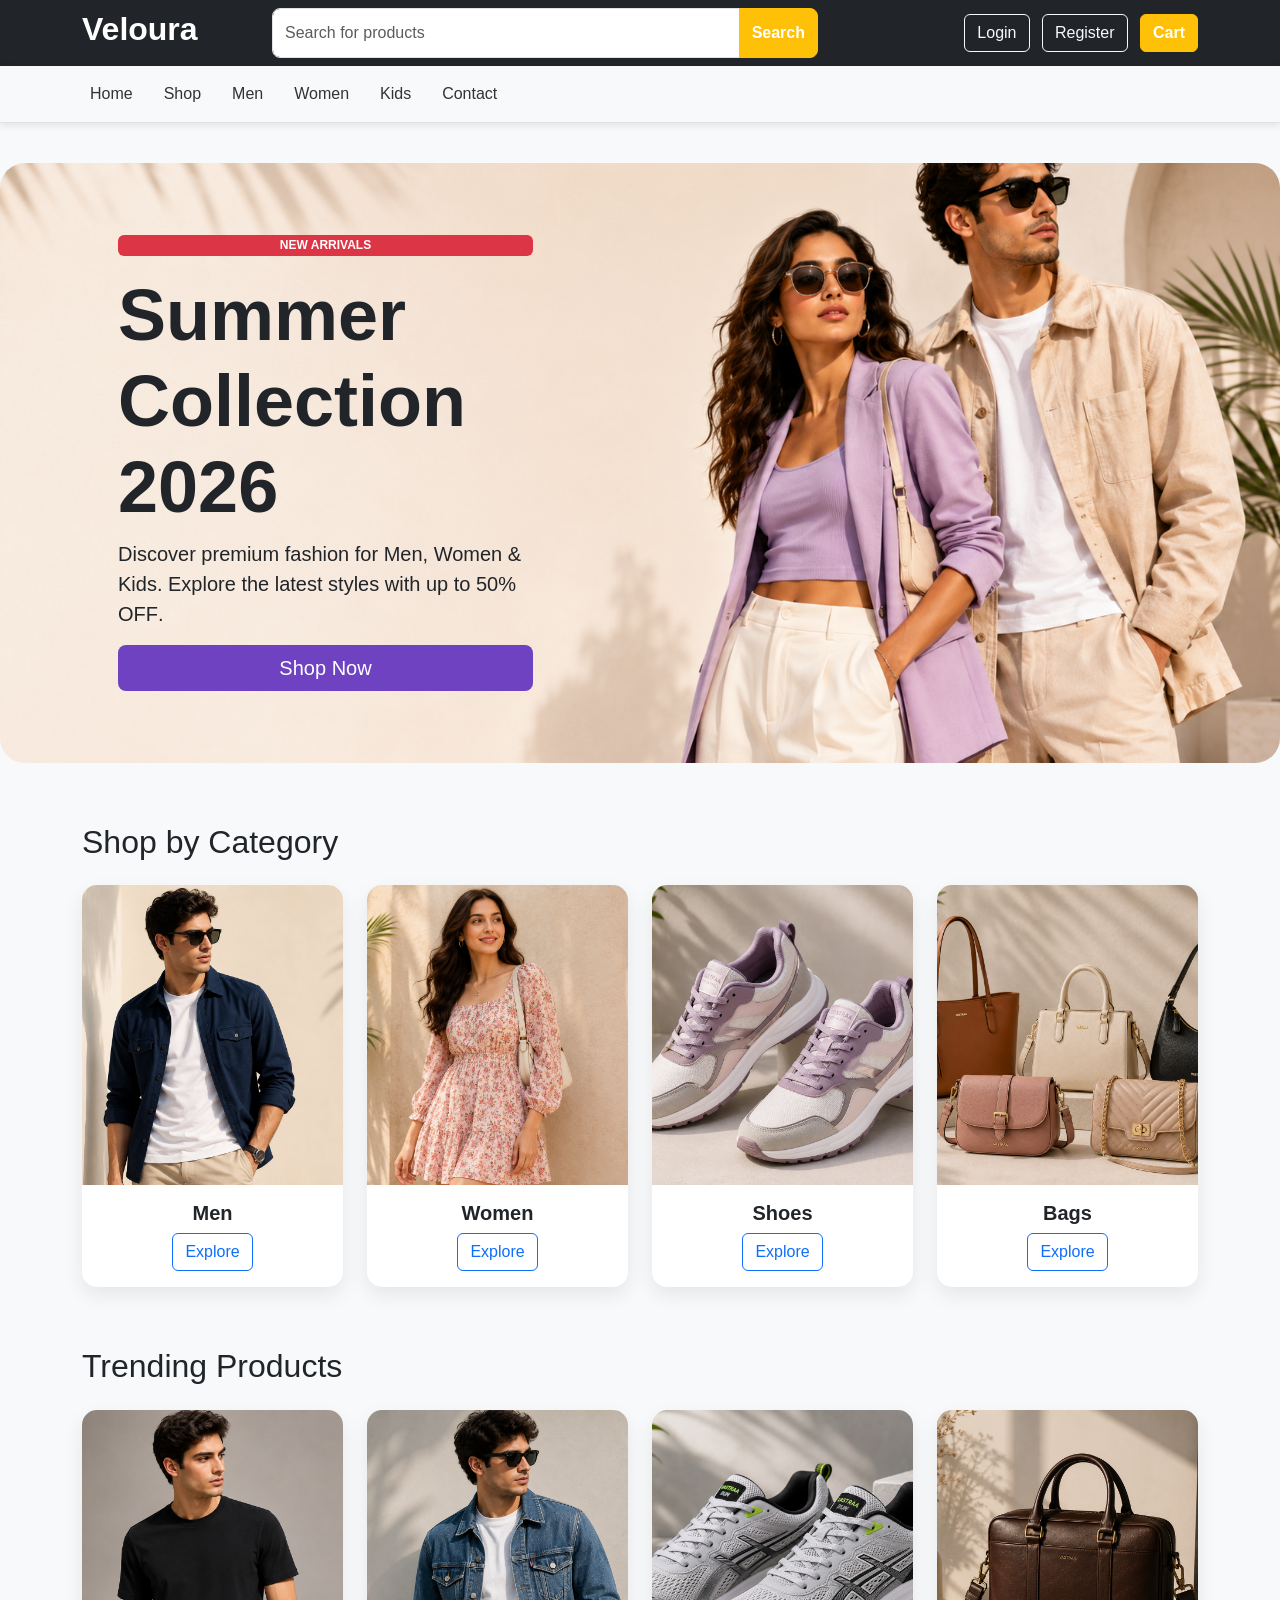
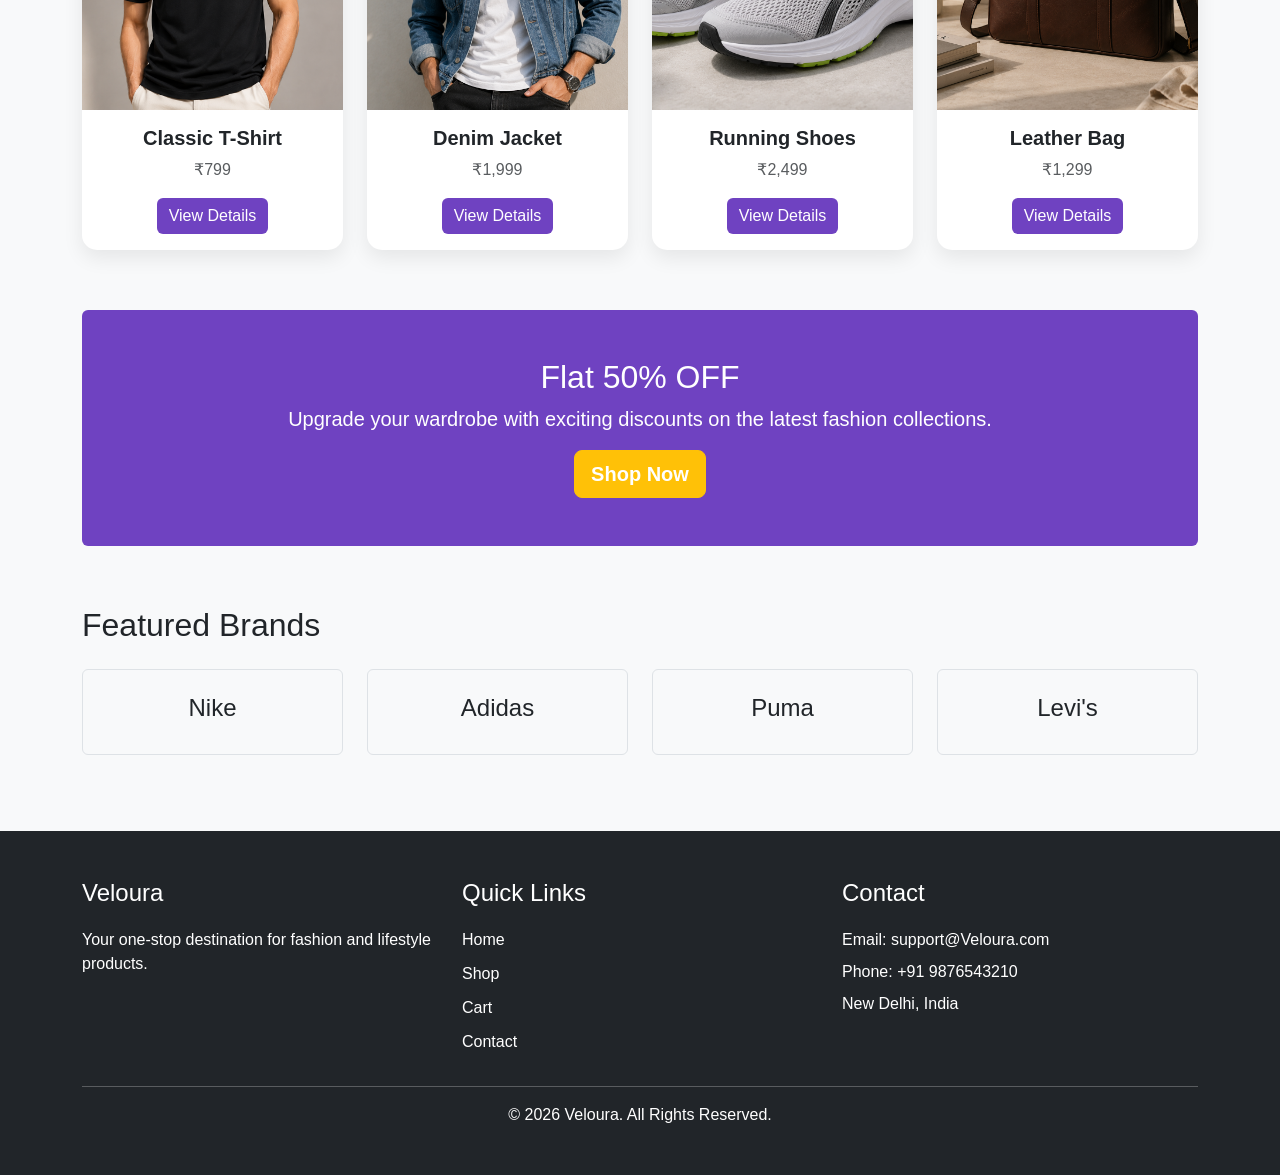
<file: index.html>
<!DOCTYPE html>
<html lang="en">
<head>
<meta charset="UTF-8">
<meta name="viewport" content="width=device-width, initial-scale=1.0">
<title>Veloura</title>
<link rel="stylesheet" href="css/bootstrap.min.css">
<link rel="stylesheet" href="css/style.css">
</head>
<body>
<div class="container-fluid bg-dark text-white py-2">
<div class="container">
<div class="row align-items-center">
<div class="col-md-2">
<h2 class="fw-bold">
Veloura
</h2>
</div>  
<div class="col-md-6">
<div class="input-group">
<input
type="search"
class="form-control"
placeholder="Search for products">
<button class="btn btn-warning">
Search
</button>
</div>
</div>
<div class="col-md-4 text-end">
<a href="login.html" class="btn btn-outline-light me-2">
Login
</a>
<a href="register.html" class="btn btn-outline-light me-2">
Register
</a>
<a href="cart.html" class="btn btn-warning">
Cart
</a>
</div>
</div>
</div>
</div>
<nav class="navbar navbar-expand bg-light border-bottom">
<div class="container">
<ul class="navbar-nav">
<li class="nav-item">
<a class="nav-link active" href="index.html">
Home
</a>
</li>
<li class="nav-item">
<a class="nav-link" href="products.html">
Shop
</a>
</li>
<li class="nav-item">
<a class="nav-link" href="#">
Men
</a>
</li>
<li class="nav-item">
<a class="nav-link" href="#">
Women
</a>
</li>
<li class="nav-item">
<a class="nav-link" href="#">
Kids
</a>
</li>
<li class="nav-item">
<a class="nav-link" href="contact.html">
Contact
</a>
</li>
</ul>
</div>
</nav>
<section class="hero">
<div class="container">
<div class="row align-items-center">
<div class="col-lg-5 d-flex flex-column justify-content-center ps-5">
    <span class="badge bg-danger mb-3">
        NEW ARRIVALS
    </span>
    <h1 class="display-2 fw-bold">
        Summer Collection 2026
    </h1>
    <p class="lead">
        Discover premium fashion for Men, Women & Kids.
        Explore the latest styles with up to <strong>50% OFF</strong>.
    </p>
    <a href="products.html" class="btn btn-primary btn-lg px-4">
        Shop Now
    </a>
</div>
</div>
</div>
</section>
<section class="container mt-5">
<h2 class="mb-4">
Shop by Category
</h2>
<div class="row g-4">
<div class="col-md-3">
<div class="card">
<img
src="assets/men.png"
class="card-img-top"
alt="Men">
<div class="card-body text-center">
<h5>
Men
</h5>
<a href="products.html" class="btn btn-outline-primary">
Explore
</a>
</div>
</div>
</div>
<div class="col-md-3">
<div class="card">
<img
src="assets/women.png"
class="card-img-top"
alt="Women">
<div class="card-body text-center">
<h5>
Women
</h5>
<a href="products.html" class="btn btn-outline-primary">
Explore
</a>
</div>
</div>
</div>
<div class="col-md-3">
<div class="card">
<img
src="assets/shoes.png"
class="card-img-top"
alt="Shoes">
<div class="card-body text-center">
<h5>
Shoes
</h5>
<a href="products.html" class="btn btn-outline-primary">
Explore
</a>
</div>
</div>
</div>
<div class="col-md-3">
<div class="card">
<img
src="assets/bags.png"
class="card-img-top"
alt="Bags">
<div class="card-body text-center">
<h5>
Bags
</h5>
<a href="products.html" class="btn btn-outline-primary">
Explore
</a>
</div>
</div>
</div>
</div>
</section>
<section class="container mt-5">
<h2 class="mb-4">
Trending Products
</h2>
<div class="row g-4">
<div class="col-md-3">
<div class="card h-100">
<img src="assets/t shirt.png" class="card-img-top" alt="Product">
<div class="card-body text-center">
<h5>Classic T-Shirt</h5>
<p class="text-muted">
₹799
</p>
<a href="product.html" class="btn btn-primary">
View Details
</a>
</div>
</div>
</div>
<div class="col-md-3">
<div class="card h-100">
<img src="assets/denim.png" class="card-img-top" alt="Product">
<div class="card-body text-center">
<h5>Denim Jacket</h5>
<p class="text-muted">
₹1,999
</p>
<a href="product.html" class="btn btn-primary">
View Details
</a>
</div>
</div>
</div>
<div class="col-md-3">
<div class="card h-100">
<img src="assets/running shoes.png" class="card-img-top" alt="Product">
<div class="card-body text-center">
<h5>Running Shoes</h5>
<p class="text-muted">
₹2,499
</p>
<a href="product.html" class="btn btn-primary">
View Details
</a>
</div>
</div>
</div>
<div class="col-md-3">
<div class="card h-100">
<img src="assets/leather bag.png" class="card-img-top" alt="Product">
<div class="card-body text-center">
<h5>Leather Bag</h5>
<p class="text-muted">
₹1,299
</p>
<a href="products.html" class="btn btn-primary">
View Details
</a>
</div>
</div>
</div>
</div>
</section>
<section class="container mt-5">
<div class="bg-primary text-white rounded p-5 text-center">
<h2>
Flat 50% OFF
</h2>
<p class="lead">
Upgrade your wardrobe with exciting discounts on the latest fashion collections.
</p>
<a href="products.html" class="btn btn-warning btn-lg">
Shop Now
</a>
</div>
</section>
<section class="container mt-5">
<h2 class="mb-4">
Featured Brands
</h2>
<div class="row text-center">
<div class="col-md-3 mb-3">
<div class="border rounded p-4">
<h4>Nike</h4>
</div>
</div>
<div class="col-md-3 mb-3">
<div class="border rounded p-4">
<h4>Adidas</h4>
</div>
</div>
<div class="col-md-3 mb-3">
<div class="border rounded p-4">
<h4>Puma</h4>
</div>
</div>
<div class="col-md-3 mb-3">
<div class="border rounded p-4">
<h4>Levi's</h4>
</div>
</div>
</div>
</section>
<footer class="bg-dark text-white mt-5">
<div class="container py-5">
<div class="row">
<div class="col-md-4">
<h4>Veloura</h4>
<p>
Your one-stop destination for fashion and lifestyle products.
</p>
</div>
<div class="col-md-4">
<h4>Quick Links</h4>
<ul class="list-unstyled">
<li><a href="index.html" class="text-white text-decoration-none">Home</a></li>
<li><a href="products.html" class="text-white text-decoration-none">Shop</a></li>
<li><a href="cart.html" class="text-white text-decoration-none">Cart</a></li>
<li><a href="contact.html" class="text-white text-decoration-none">Contact</a></li>
</ul>
</div>
<div class="col-md-4">
<h4>Contact</h4>
<p>Email: support@Veloura.com</p>
<p>Phone: +91 9876543210</p>
<p>New Delhi, India</p>
</div>
</div>
<hr>
<p class="text-center mb-0">
© 2026 Veloura. All Rights Reserved.
</p>
</div>
</footer>
</body>
</html>
</file>
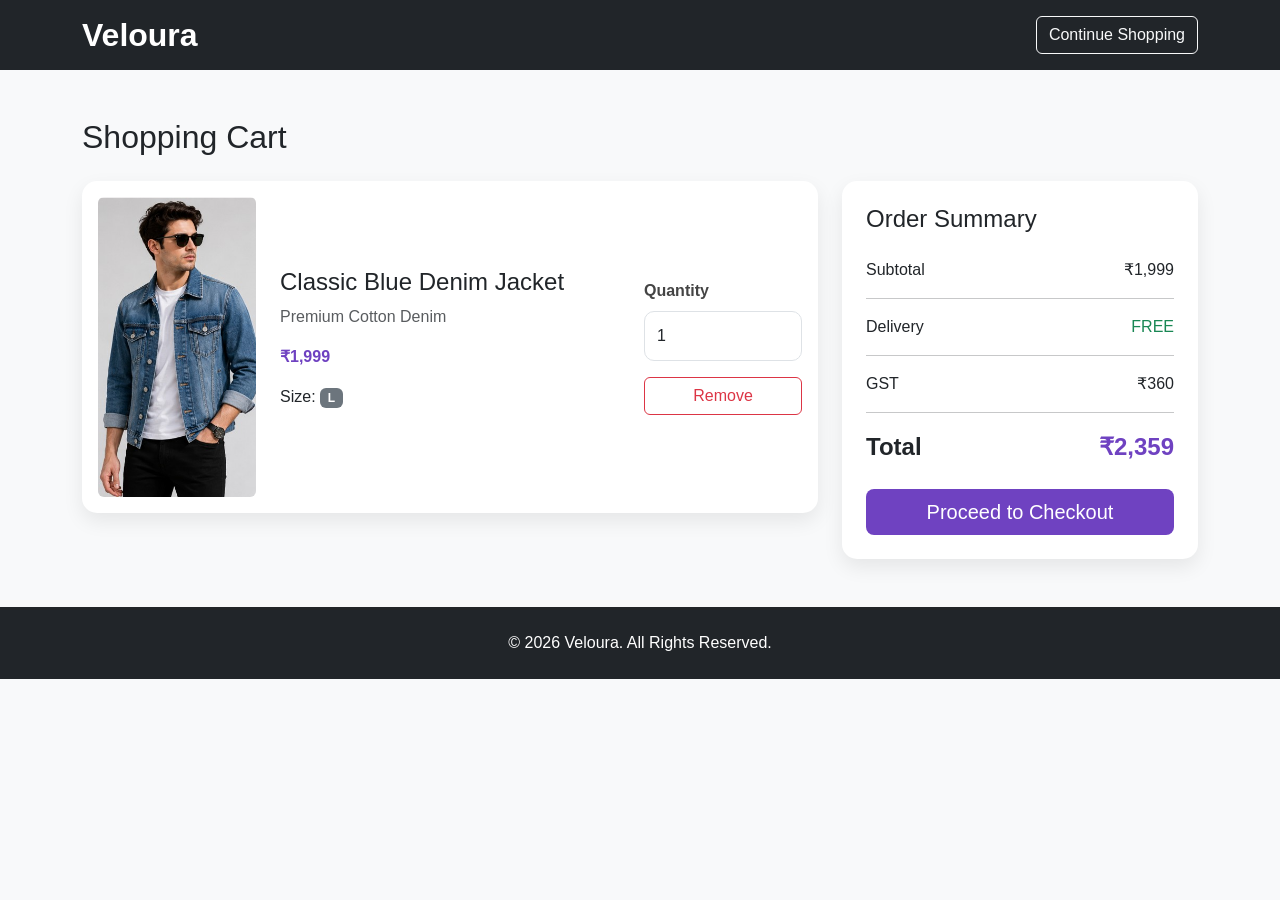
<file: cart.html>
<!DOCTYPE html>
<html lang="en">
<head>
<meta charset="UTF-8">
<meta name="viewport" content="width=device-width, initial-scale=1.0">
<title>Cart | Veloura</title>
<link rel="stylesheet" href="css/bootstrap.min.css">
<link rel="stylesheet" href="css/style.css">
</head>
<body>
<div class="container-fluid bg-dark text-white py-3">
<div class="container d-flex justify-content-between align-items-center">
<h2 class="fw-bold mb-0">
Veloura
</h2>
<a href="index.html" class="btn btn-outline-light">
Continue Shopping
</a>
</div>
</div>
<div class="container my-5">
<h2 class="mb-4">
Shopping Cart
</h2>
<div class="row">
<div class="col-lg-8">
<div class="card p-3 mb-4">
<div class="row align-items-center">
<div class="col-md-3">
<img src="assets/jacket-main.jpg"
class="img-fluid rounded"
alt="Denim Jacket">
</div>
<div class="col-md-6">
<h4>
Classic Blue Denim Jacket
</h4>
<p class="text-muted">
Premium Cotton Denim
</p>
<p class="fw-bold text-primary">
₹1,999
</p>
<p>
Size:
<span class="badge bg-secondary">
L
</span>
</p>
</div>
<div class="col-md-3">
<label class="form-label">
Quantity
</label>
<input
type="number"
class="form-control mb-3"
value="1"
min="1">
<a href="#" class="btn btn-outline-danger w-100">
Remove
</a>
</div>
</div>
</div>
</div>
<div class="col-lg-4">
<div class="card p-4">
<h4 class="mb-4">
Order Summary
</h4>
<div class="d-flex justify-content-between">
<span>
Subtotal
</span>
<span>
₹1,999
</span>
</div>
<hr>
<div class="d-flex justify-content-between">
<span>
Delivery
</span>
<span class="text-success">
FREE
</span>
</div>
<hr>
<div class="d-flex justify-content-between">
<span>
GST
</span>
<span>
₹360
</span>
</div>
<hr>
<div class="d-flex justify-content-between fw-bold fs-4">
<span>
Total
</span>
<span class="text-primary">
₹2,359
</span>
</div>
<a href="checkout.html"
class="btn btn-primary btn-lg w-100 mt-4">
Proceed to Checkout
</a>
</div>
</div>
</div>
</div>
<footer class="bg-dark text-white mt-5">
<div class="container py-4 text-center">
<p class="mb-0">
© 2026 Veloura. All Rights Reserved.
</p>
</div>
</footer>
</body>
</html>
</file>
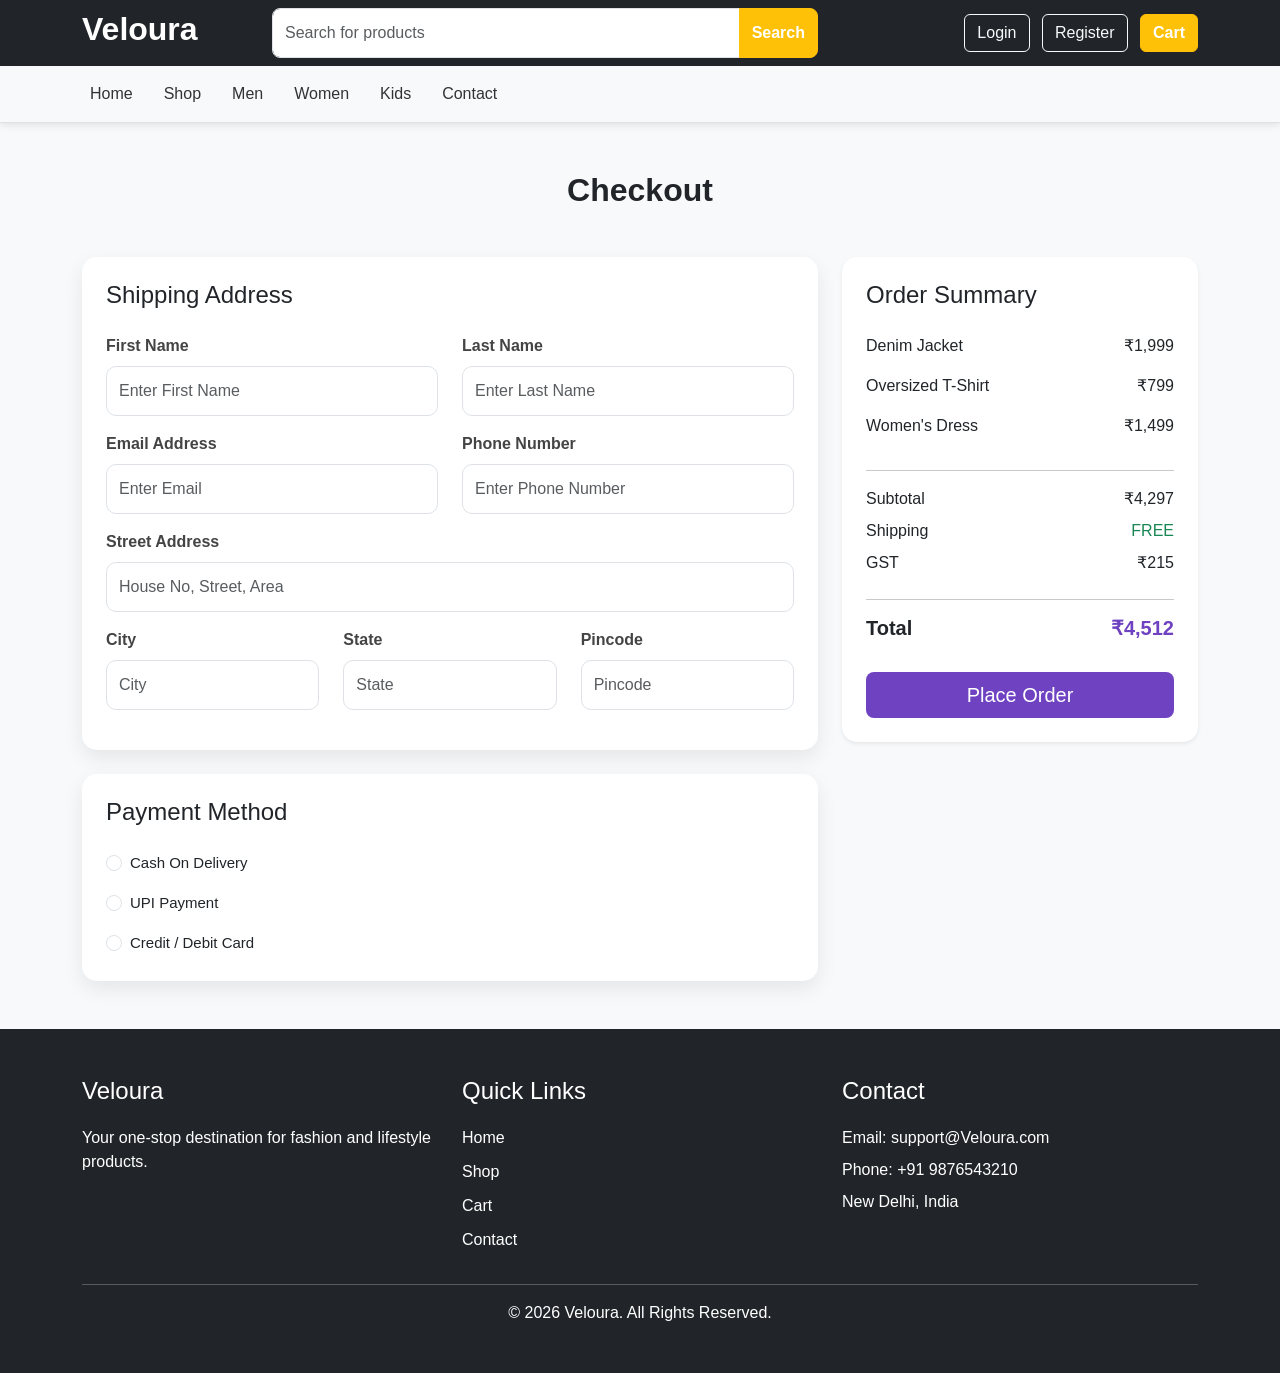
<file: checkout.html>
<!DOCTYPE html>
<html lang="en">
<head>
<meta charset="UTF-8">
<meta name="viewport" content="width=device-width, initial-scale=1.0">
<title>Checkout | Veloura</title>
<link rel="stylesheet" href="css/bootstrap.min.css">
<link rel="stylesheet" href="css/style.css">
</head>
<body>
<div class="container-fluid bg-dark text-white py-2">
<div class="container">
<div class="row align-items-center">
<div class="col-md-2">
<h2 class="fw-bold">
Veloura
</h2>
</div>
<div class="col-md-6">
<div class="input-group">
<input
type="search"
class="form-control"
placeholder="Search for products">
<button class="btn btn-warning">
Search
</button>
</div>
</div>
<div class="col-md-4 text-end">
<a href="login.html" class="btn btn-outline-light me-2">
Login
</a>
<a href="register.html" class="btn btn-outline-light me-2">
Register
</a>
<a href="cart.html" class="btn btn-warning">
Cart
</a>
</div>
</div>
</div>
</div>
<nav class="navbar navbar-expand bg-light border-bottom">
<div class="container">
<ul class="navbar-nav">
<li class="nav-item">
<a class="nav-link" href="index.html">
Home
</a>
</li>
<li class="nav-item">
<a class="nav-link" href="shop.html">
Shop
</a>
</li>
<li class="nav-item">
<a class="nav-link" href="#">
Men
</a>
</li>
<li class="nav-item">
<a class="nav-link" href="#">
Women
</a>
</li>
<li class="nav-item">
<a class="nav-link" href="#">
Kids
</a>
</li>
<li class="nav-item">
<a class="nav-link" href="contact.html">
Contact
</a>
</li>
</ul>
</div>
</nav>
<section class="container my-5">
<h2 class="fw-bold mb-5 text-center">
Checkout
</h2>
<div class="row">
<div class="col-lg-8">
<div class="card p-4 mb-4">
<h4 class="mb-4">
Shipping Address
</h4>
<div class="row">
<div class="col-md-6 mb-3">
<label class="form-label">
First Name
</label>
<input
type="text"
class="form-control"
placeholder="Enter First Name">
</div>
<div class="col-md-6 mb-3">
<label class="form-label">
Last Name
</label>
<input
type="text"
class="form-control"
placeholder="Enter Last Name">
</div>
<div class="col-md-6 mb-3">
<label class="form-label">
Email Address
</label>
<input
type="email"
class="form-control"
placeholder="Enter Email">
</div>
<div class="col-md-6 mb-3">
<label class="form-label">
Phone Number
</label>
<input
type="text"
class="form-control"
placeholder="Enter Phone Number">
</div>
<div class="col-12 mb-3">
<label class="form-label">
Street Address
</label>
<input
type="text"
class="form-control"
placeholder="House No, Street, Area">
</div>
<div class="col-md-4 mb-3">
<label class="form-label">
City
</label>
<input
type="text"
class="form-control"
placeholder="City">
</div>
<div class="col-md-4 mb-3">
<label class="form-label">
State
</label>
<input
type="text"
class="form-control"
placeholder="State">
</div>
<div class="col-md-4 mb-3">
<label class="form-label">
Pincode
</label>
<input
type="text"
class="form-control"
placeholder="Pincode">
</div>
</div>
</div>
<div class="card p-4">
<h4 class="mb-4">
Payment Method
</h4>
<div class="form-check mb-3">
<input
class="form-check-input"
type="radio"
name="payment">
<label class="form-check-label">
Cash On Delivery
</label>
</div>
<div class="form-check mb-3">
<input
class="form-check-input"
type="radio"
name="payment">
<label class="form-check-label">
UPI Payment
</label>
</div>
<div class="form-check">
<input
class="form-check-input"
type="radio"
name="payment">
<label class="form-check-label">
Credit / Debit Card
</label>
</div>
</div>
</div>
<div class="col-lg-4">
<div class="card p-4 shadow-sm">
<h4 class="mb-4">
Order Summary
</h4>
<div class="d-flex justify-content-between mb-3">
<span>
Denim Jacket
</span>
<span>
₹1,999
</span>
</div>
<div class="d-flex justify-content-between mb-3">
<span>
Oversized T-Shirt
</span>
<span>
₹799
</span>
</div>
<div class="d-flex justify-content-between mb-3">
<span>
Women's Dress
</span>
<span>
₹1,499
</span>
</div>
<hr>
<div class="d-flex justify-content-between mb-2">
<span>
Subtotal
</span>
<span>
₹4,297
</span>
</div>
<div class="d-flex justify-content-between mb-2">
<span>
Shipping
</span>
<span class="text-success">
FREE
</span>
</div>
<div class="d-flex justify-content-between mb-2">
<span>
GST
</span>
<span>
₹215
</span>
</div>
<hr>
<div class="d-flex justify-content-between mb-4">
<h5 class="fw-bold">
Total
</h5>
<h5 class="fw-bold text-primary">
₹4,512
</h5>
</div>
<a
href="index.html"
class="btn btn-primary btn-lg w-100">
Place Order
</a>
</div>
</div>
</div>
</section>
<footer class="bg-dark text-white mt-5">
<div class="container py-5">
<div class="row">
<div class="col-md-4">
<h4>
Veloura
</h4>
<p>
Your one-stop destination for fashion and lifestyle products.
</p>
</div>
<div class="col-md-4">
<h4>
Quick Links
</h4>
<ul class="list-unstyled">
<li>
<a
href="index.html"
class="text-white text-decoration-none">
Home
</a>
</li>
<li>
<a
href="products.html"
class="text-white text-decoration-none">
Shop
</a>
</li>
<li>
<a
href="cart.html"
class="text-white text-decoration-none">
Cart
</a>
</li>
<li>
<a
href="contact.html"
class="text-white text-decoration-none">
Contact
</a>
</li>
</ul>
</div>
<div class="col-md-4">
<h4>
Contact
</h4>
<p>
Email: support@Veloura.com
</p>
<p>
Phone: +91 9876543210
</p>
<p>
New Delhi, India
</p>
</div>
</div>
<hr>
<p class="text-center mb-0">
© 2026 Veloura. All Rights Reserved.
</p>
</div>
</footer>
</body>
</html>
</file>
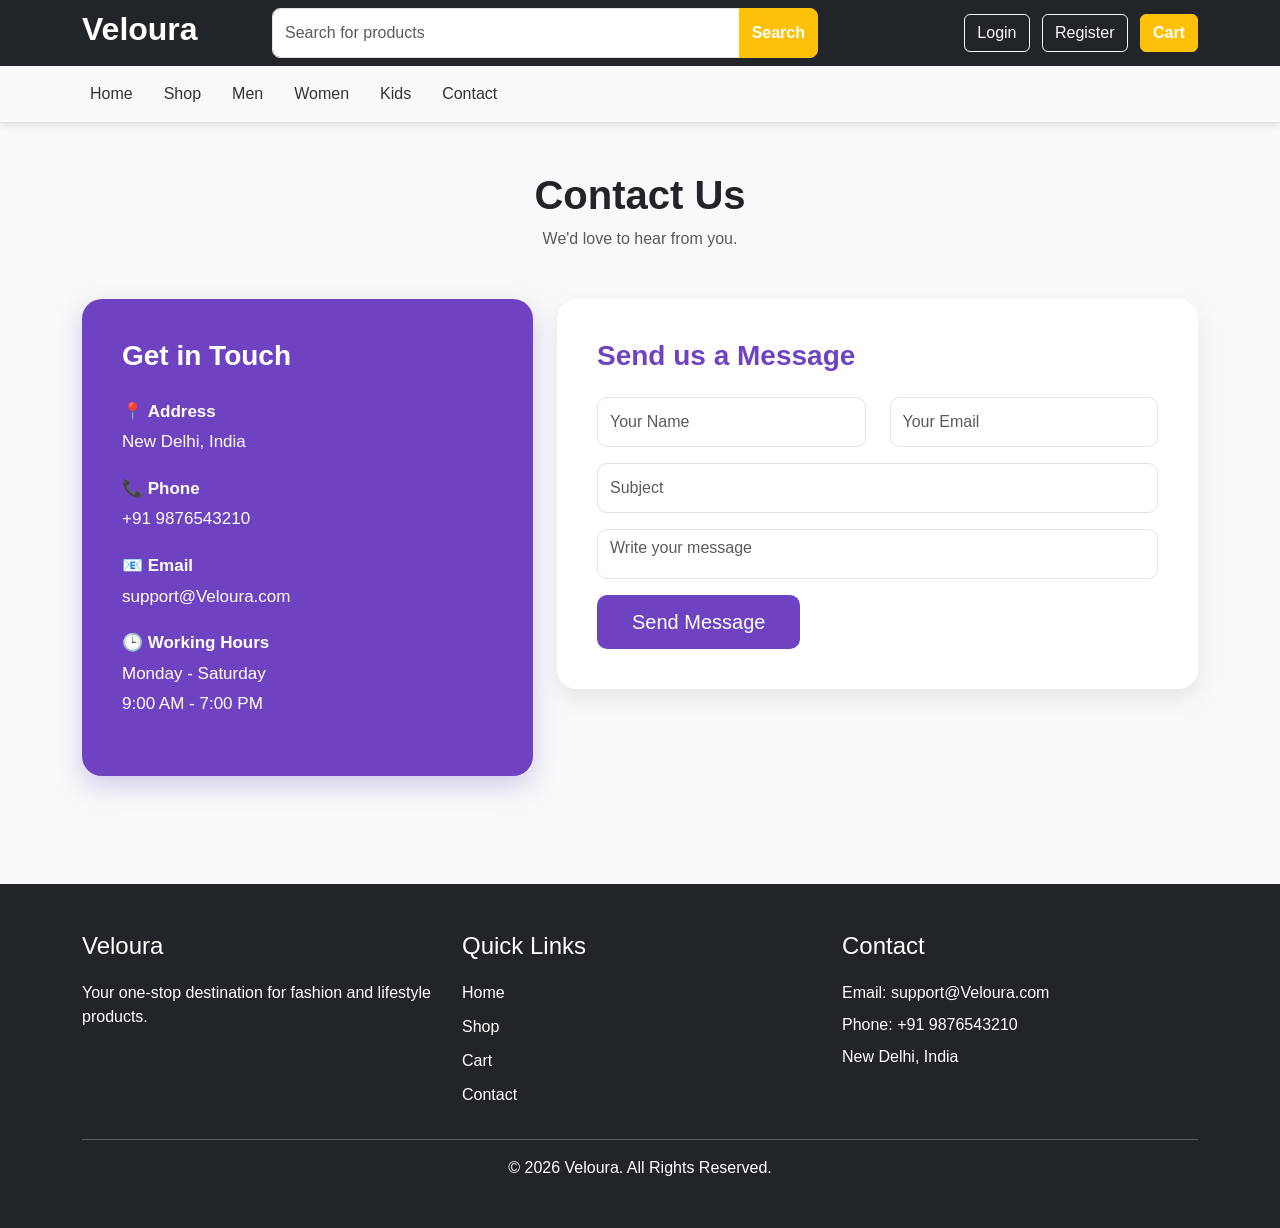
<file: contact.html>
<!DOCTYPE html>
<html lang="en">
<head>
<meta charset="UTF-8">
<meta name="viewport" content="width=device-width, initial-scale=1.0">
<title>Contact | Veloura</title>
<link rel="stylesheet" href="css/bootstrap.min.css">
<link rel="stylesheet" href="css/style.css">
</head>
<body>
<div class="container-fluid bg-dark text-white py-2">
<div class="container">
<div class="row align-items-center">
<div class="col-md-2">
<h2 class="fw-bold">
Veloura
</h2>
</div>
<div class="col-md-6">
<div class="input-group">
<input
type="search"
class="form-control"
placeholder="Search for products">
<button class="btn btn-warning">
Search
</button>
</div>
</div>
<div class="col-md-4 text-end">
<a href="login.html" class="btn btn-outline-light me-2">
Login
</a>
<a href="register.html" class="btn btn-outline-light me-2">
Register
</a>
<a href="cart.html" class="btn btn-warning">
Cart
</a>
</div>
</div>
</div>
</div>
<nav class="navbar navbar-expand bg-light border-bottom">
<div class="container">
<ul class="navbar-nav">
<li class="nav-item">
<a class="nav-link" href="index.html">Home</a>
</li>
<li class="nav-item">
<a class="nav-link" href="products.html">Shop</a>
</li>
<li class="nav-item">
<a class="nav-link" href="#">Men</a>
</li>
<li class="nav-item">
<a class="nav-link" href="#">Women</a>
</li>
<li class="nav-item">
<a class="nav-link" href="#">Kids</a>
</li>
<li class="nav-item">
<a class="nav-link active" href="contact.html">Contact</a>
</li>
</ul>
</div>
</nav>
<section class="container py-5">
<div class="text-center mb-5">
<h1 class="fw-bold">
Contact Us
</h1>
<p class="text-muted">
We'd love to hear from you.
</p>
</div>
<div class="row">
<div class="col-lg-5">
<div class="contact-info">
<h3 class="mb-4">
Get in Touch
</h3>
<p>
📍 <strong>Address</strong><br>
New Delhi, India
</p>
<p>
📞 <strong>Phone</strong><br>
+91 9876543210
</p>
<p>
📧 <strong>Email</strong><br>
support@Veloura.com
</p>
<p>
🕒 <strong>Working Hours</strong><br>
Monday - Saturday<br>
9:00 AM - 7:00 PM
</p>
</div>
</div>
<div class="col-lg-7">
<div class="contact-form">
<h3 class="mb-4">
Send us a Message
</h3>
<form>
<div class="row">
<div class="col-md-6 mb-3">
<input
type="text"
class="form-control"
placeholder="Your Name">
</div>
<div class="col-md-6 mb-3">
<input
type="email"
class="form-control"
placeholder="Your Email">
</div>
</div>
<div class="mb-3">
<input
type="text"
class="form-control"
placeholder="Subject">
</div>
<div class="mb-3">
<textarea
class="form-control"
rows="6"
placeholder="Write your message"></textarea>
</div>
<button class="btn btn-primary btn-lg">
Send Message
</button>
</form>
</div>
</div>
</div>
</section>
<footer class="bg-dark text-white">
<div class="container py-5">
<div class="row">
<div class="col-md-4">
<h4>Veloura</h4>
<p>
Your one-stop destination for fashion and lifestyle products.
</p>
</div>
<div class="col-md-4">
<h4>Quick Links</h4>
<ul class="list-unstyled">
<li><a href="index.html" class="text-white text-decoration-none">Home</a></li>
<li><a href="products.html" class="text-white text-decoration-none">Shop</a></li>
<li><a href="cart.html" class="text-white text-decoration-none">Cart</a></li>
<li><a href="contact.html" class="text-white text-decoration-none">Contact</a></li>
</ul>
</div>
<div class="col-md-4">
<h4>Contact</h4>
<p>Email: support@Veloura.com</p>
<p>Phone: +91 9876543210</p>
<p>New Delhi, India</p>
</div>
</div>
<hr>
<p class="text-center mb-0">
© 2026 Veloura. All Rights Reserved.
</p>
</div>
</footer>
</body>
</html>
</file>
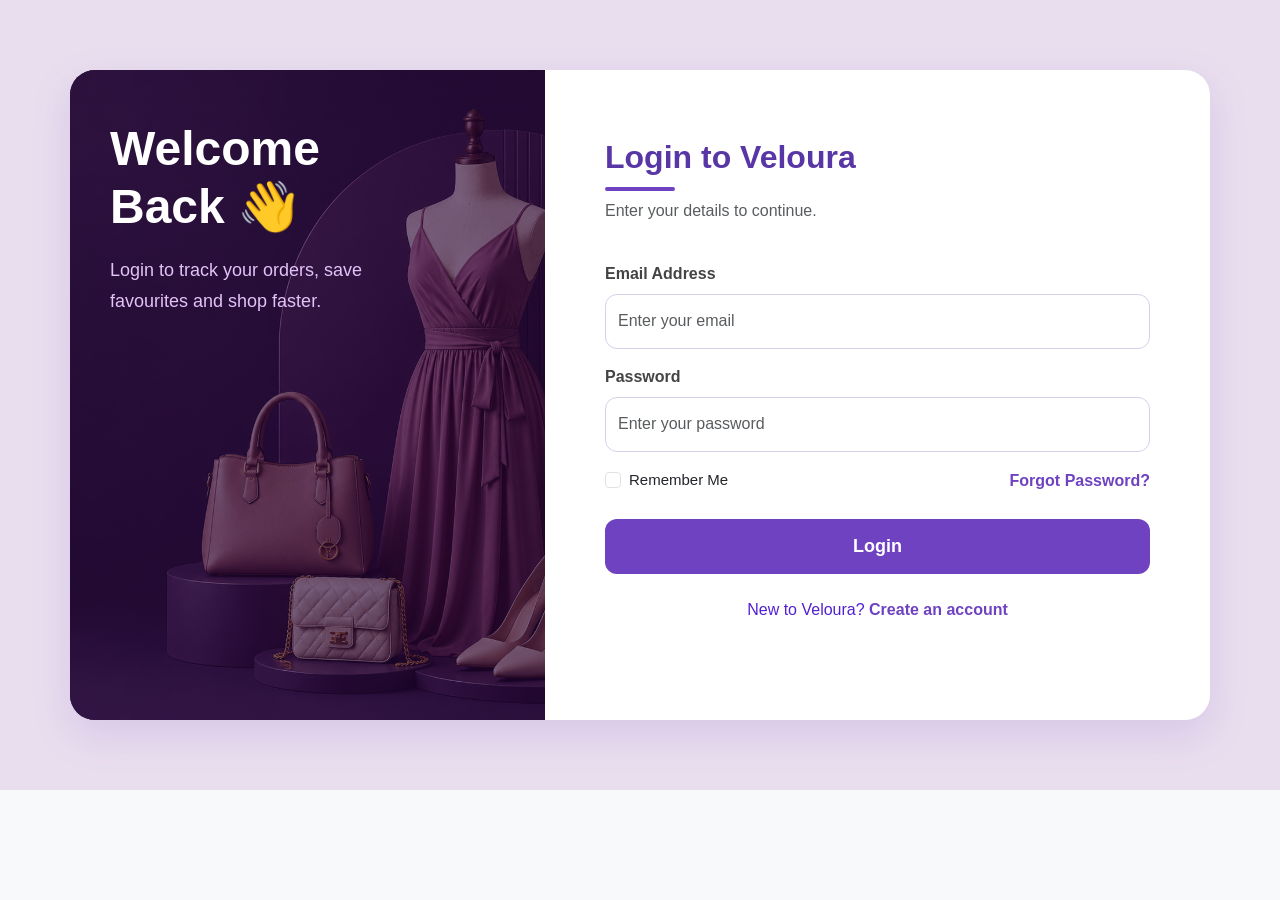
<file: login.html>
<!DOCTYPE html>
<html lang="en">
<head>
<meta charset="UTF-8">
<meta name="viewport" content="width=device-width, initial-scale=1.0">
<title>Login | Veloura</title>
<link rel="stylesheet" href="css/bootstrap.min.css">
<link rel="stylesheet" href="css/style.css">
</head>
<body>
<section class="login-section">
<div class="container">
<div class="row login-box">
<div class="col-lg-5 login-left">
<div class="overlay-content">
<h1>Welcome Back 👋</h1>
<p>
Login to track your orders, save favourites and shop faster.
</p>
</div>
</div>
<div class="col-lg-7 login-right">
<h2 class="fw-bold mb-2">
Login to Veloura
</h2>
<p class="text-muted mb-4">
Enter your details to continue.
</p>
<form>
<div class="mb-3">
<label class="form-label">
Email Address
</label>
<input
type="email"
class="form-control"
placeholder="Enter your email">
</div>
<div class="mb-3">
<label class="form-label">
Password
</label>
<input
type="password"
class="form-control"
placeholder="Enter your password">
</div>
<div class="d-flex justify-content-between align-items-center mb-4">
<div class="form-check">
<input
class="form-check-input"
type="checkbox"
id="remember">
<label
class="form-check-label"
for="remember">
Remember Me
</label>
</div>
<a href="#" class="text-decoration-none">
Forgot Password?
</a>
</div>
<button class="btn btn-login w-100">
Login
</button>
<p class="text-center mt-4">
New to Veloura?
<a href="register.html" class="text-decoration-none">
Create an account
</a>
</p>
</form>
</div>
</div>
</div>
</section>
</body>
</html>
</file>
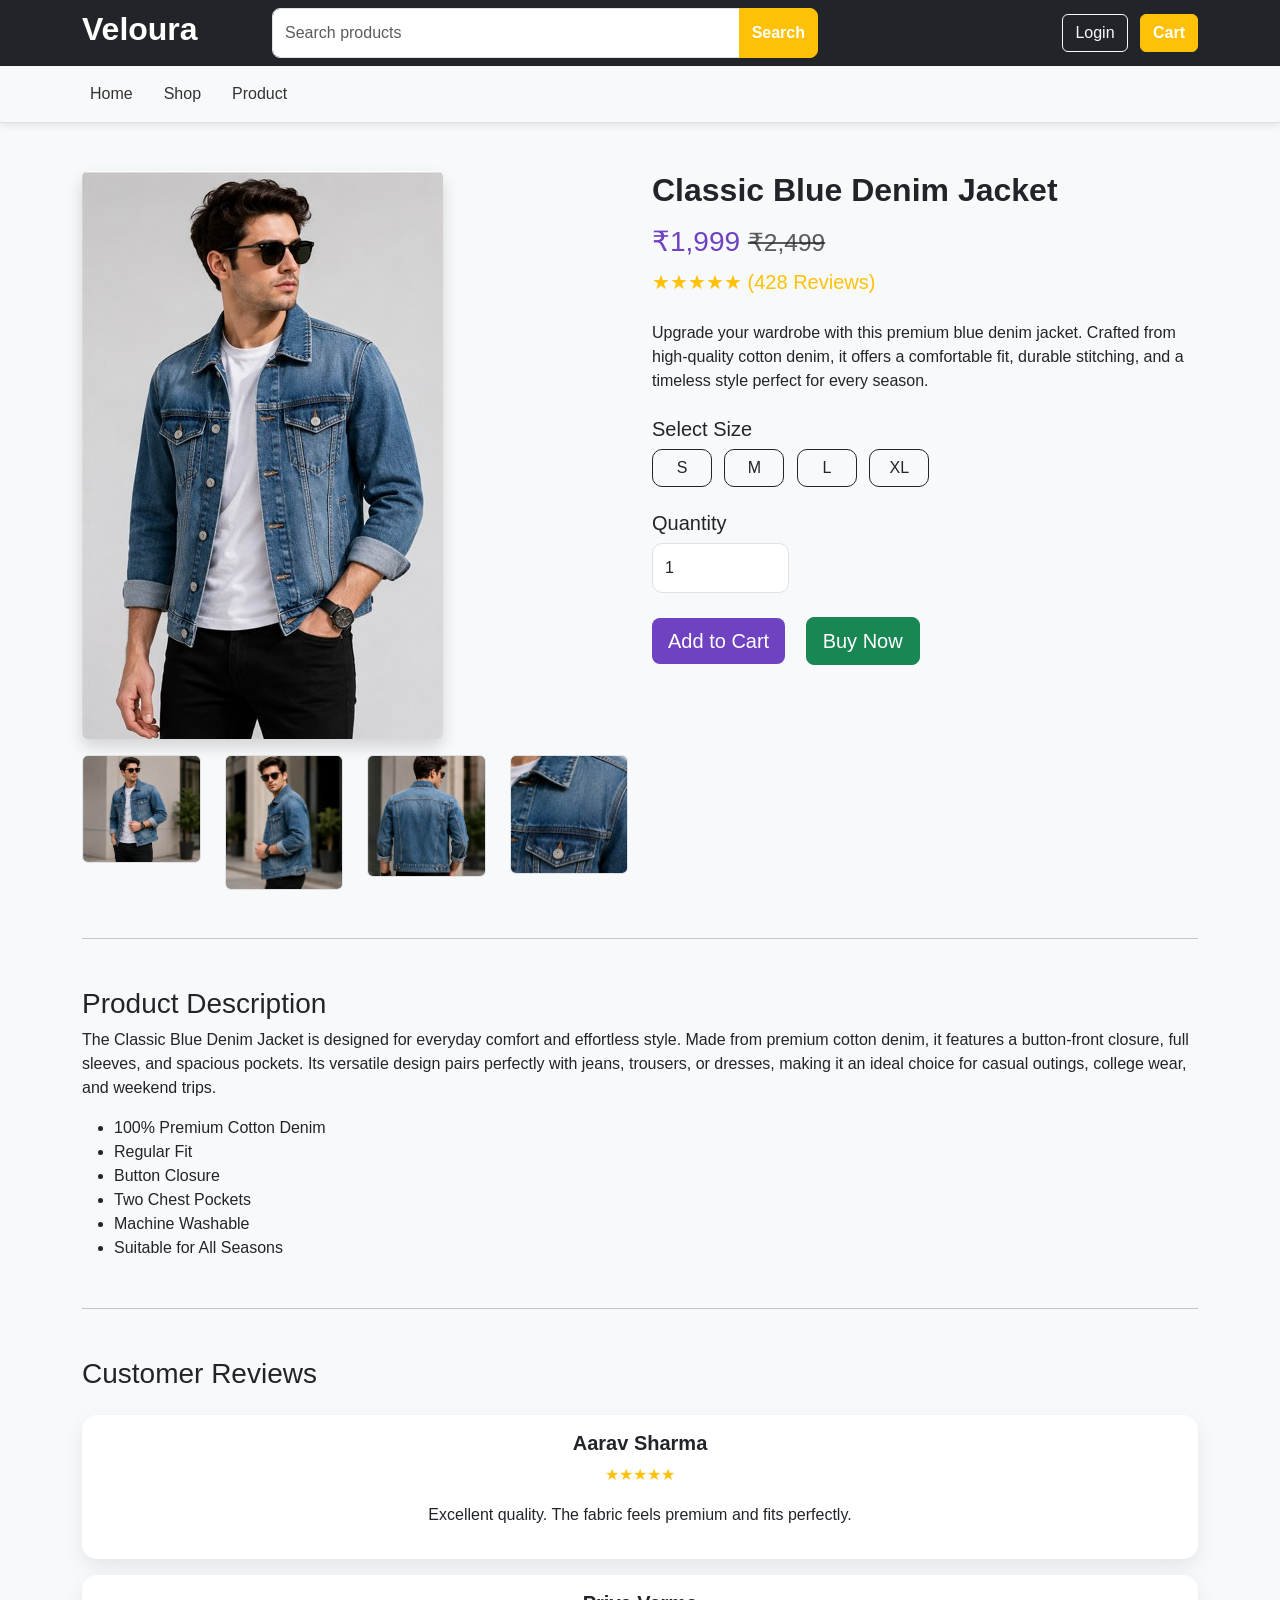
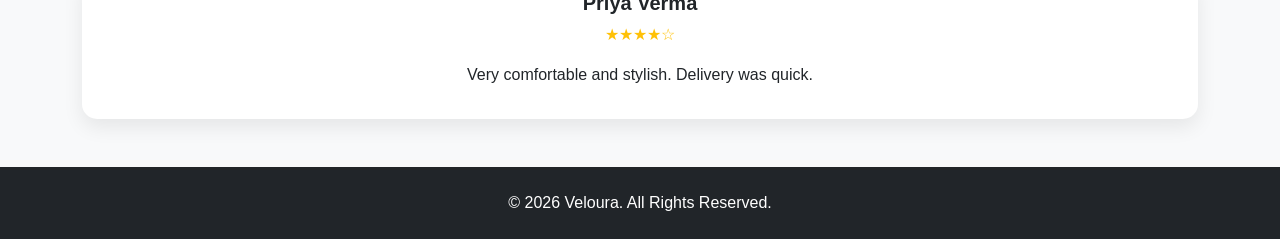
<file: product.html>
<!DOCTYPE html>
<html lang="en">
<head>
<meta charset="UTF-8">
<meta name="viewport" content="width=device-width, initial-scale=1.0">
<title>Product Details | Veloura</title>
<link rel="stylesheet" href="css/bootstrap.min.css">
<link rel="stylesheet" href="css/style.css">
</head>
<body>
<div class="container-fluid bg-dark text-white py-2">
<div class="container">
<div class="row align-items-center">
<div class="col-md-2">
<h2 class="fw-bold">Veloura</h2>
</div>
<div class="col-md-6">
<div class="input-group">
<input
type="search"
class="form-control"
placeholder="Search products">
<button class="btn btn-warning">
Search
</button>
</div>
</div>
<div class="col-md-4 text-end">
<a href="login.html" class="btn btn-outline-light me-2">
Login
</a>
<a href="cart.html" class="btn btn-warning">
Cart
</a>
</div>
</div>
</div>
</div>
<nav class="navbar navbar-expand-lg bg-light border-bottom">
<div class="container">
<ul class="navbar-nav">
<li class="nav-item">
<a class="nav-link" href="index.html">Home</a>
</li>
<li class="nav-item">
<a class="nav-link" href="shop.html">Shop</a>
</li>
<li class="nav-item">
<a class="nav-link active" href="product.html">
Product
</a>
</li>
</ul>
</div>
</nav>
<div class="container my-5">
<div class="row">
<div class="col-lg-6">
<img
src="assets/jacket-main.jpg"
class="img-fluid rounded shadow"
alt="Denim Jacket">
<div class="row mt-3">
<div class="col-3">
<img src="assets/jacket-model.jpg" class="img-fluid border rounded">
</div>
<div class="col-3">
<img src="assets/jacket-side.jpg" class="img-fluid border rounded">
</div>
<div class="col-3">
<img src="assets/jacket-back.jpg" class="img-fluid border rounded">
</div>
<div class="col-3">
<img src="assets/jacket-closeup.jpg" class="img-fluid border rounded">
</div>
</div>
</div>
<div class="col-lg-6">
<h2 class="fw-bold">
Classic Blue Denim Jacket
</h2>
<h3 class="text-primary mt-3">
₹1,999
<small class="text-decoration-line-through text-muted">
₹2,499
</small>
</h3>
<p class="text-warning fs-5">
★★★★★ (428 Reviews)
</p>
<p class="mt-4">
Upgrade your wardrobe with this premium blue denim jacket. Crafted from high-quality cotton denim, it offers a comfortable fit, durable stitching, and a timeless style perfect for every season.
</p>
<h5 class="mt-4">
Select Size
</h5>
<div class="mb-4">
<button class="btn btn-outline-dark me-2">
S
</button>
<button class="btn btn-outline-dark me-2">
M
</button>
<button class="btn btn-outline-dark me-2">
L
</button>
<button class="btn btn-outline-dark">
XL
</button>
</div>
<h5>
Quantity
</h5>
<input
type="number"
class="form-control w-25 mb-4"
value="1"
min="1">
<a href="cart.html" class="btn btn-primary btn-lg me-3">
Add to Cart
</a>
<a href="checkout.html" class="btn btn-success btn-lg">
Buy Now
</a>
</div>
</div>
<hr class="my-5">
<h3>
Product Description
</h3>
<p>
The Classic Blue Denim Jacket is designed for everyday comfort and effortless style. Made from premium cotton denim, it features a button-front closure, full sleeves, and spacious pockets. Its versatile design pairs perfectly with jeans, trousers, or dresses, making it an ideal choice for casual outings, college wear, and weekend trips.
</p>
<ul>
<li>100% Premium Cotton Denim</li>
<li>Regular Fit</li>
<li>Button Closure</li>
<li>Two Chest Pockets</li>
<li>Machine Washable</li>
<li>Suitable for All Seasons</li>
</ul>
<hr class="my-5">
<h3 class="mb-4">
Customer Reviews
</h3>
<div class="card mb-3">
<div class="card-body">
<h5>
Aarav Sharma
</h5>
<p class="text-warning">
★★★★★
</p>
<p>
Excellent quality. The fabric feels premium and fits perfectly.
</p>
</div>
</div>
<div class="card mb-3">
<div class="card-body">
<h5>
Priya Verma
</h5>
<p class="text-warning">
★★★★☆
</p>
<p>
Very comfortable and stylish. Delivery was quick.
</p>
</div>
</div>
</div>
<footer class="bg-dark text-white mt-5">
<div class="container py-4 text-center">
<p class="mb-0">
© 2026 Veloura. All Rights Reserved.
</p>
</div>
</footer>
</body>
</html>
</file>
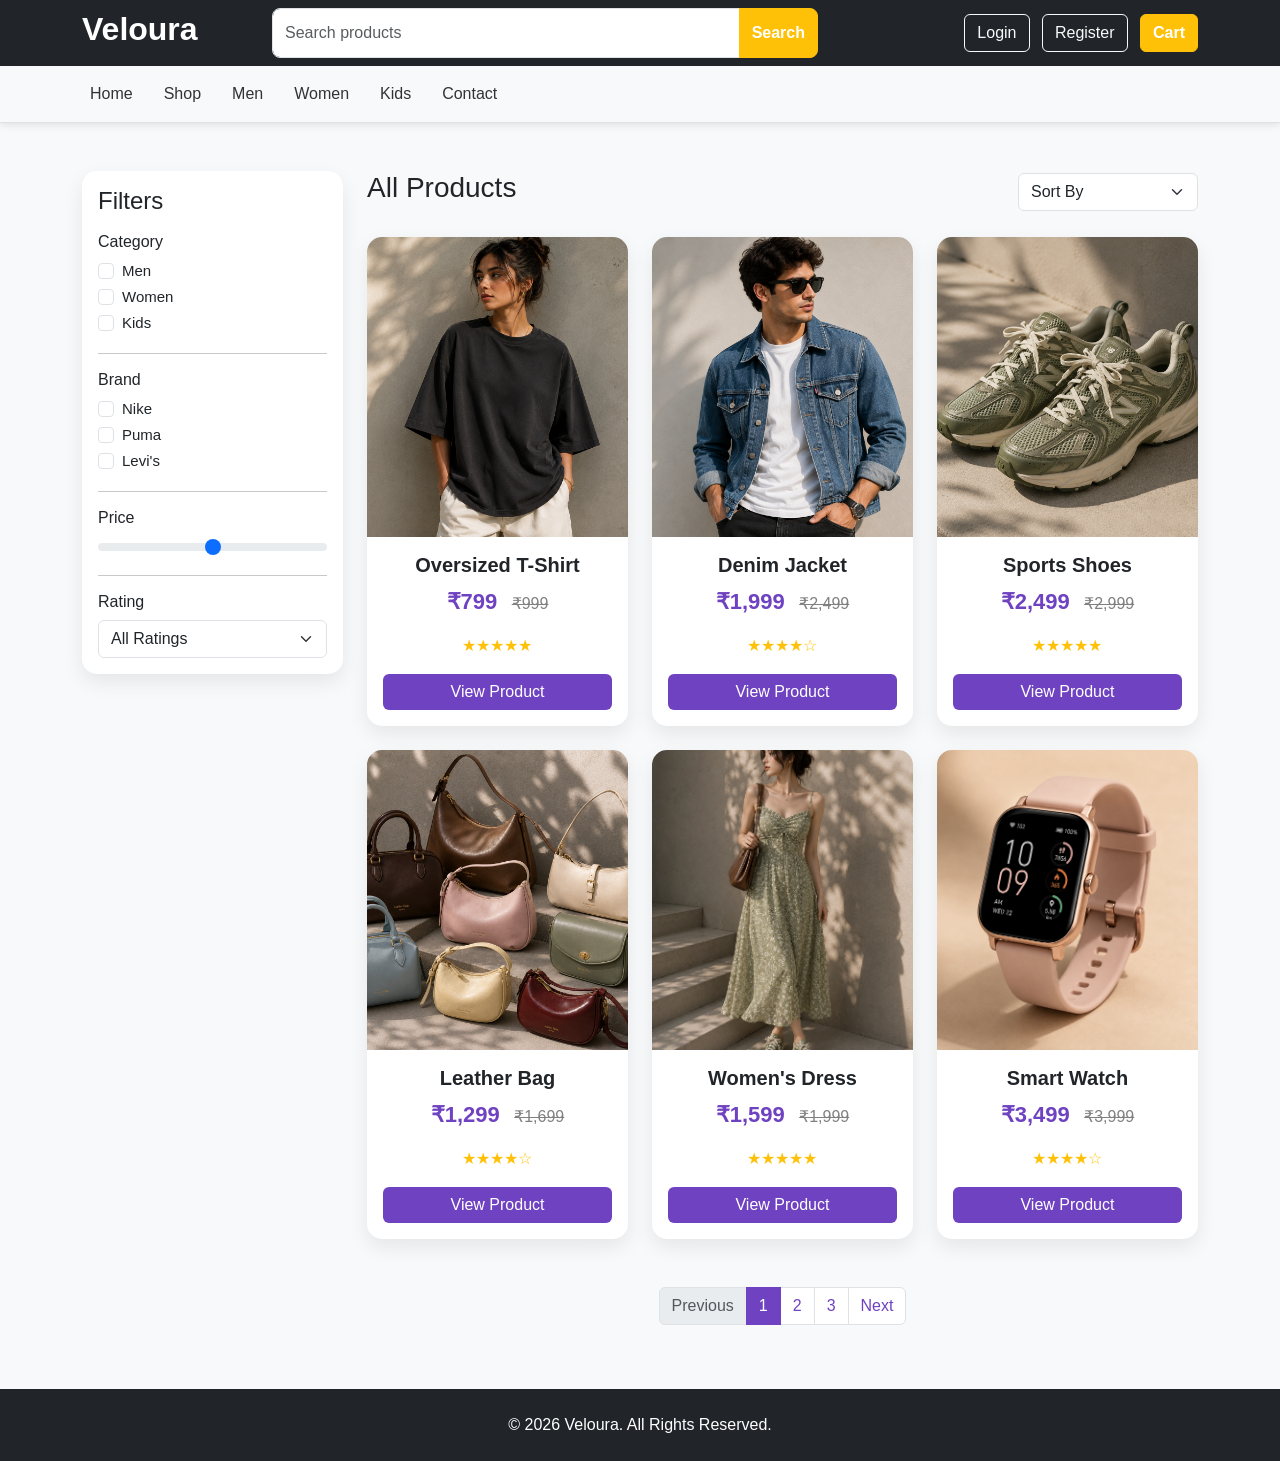
<file: products.html>
<!DOCTYPE html>
<html lang="en">
<head>
<meta charset="UTF-8">
<meta name="viewport" content="width=device-width, initial-scale=1.0">
<title>Shop | Veloura</title>
<link rel="stylesheet" href="css/bootstrap.min.css">
<link rel="stylesheet" href="css/style.css">
</head>
<body>
<div class="container-fluid bg-dark text-white py-2">
<div class="container">
<div class="row align-items-center">
<div class="col-md-2">
<h2 class="fw-bold">
Veloura
</h2>
</div>
<div class="col-md-6">
<div class="input-group">
<input
type="search"
class="form-control"
placeholder="Search products">
<button class="btn btn-warning">
Search
</button>
</div>
</div>
<div class="col-md-4 text-end">
<a href="login.html" class="btn btn-outline-light me-2">
Login
</a>
<a href="register.html" class="btn btn-outline-light me-2">
Register
</a>
<a href="cart.html" class="btn btn-warning">
Cart
</a>
</div>
</div>
</div>
</div>
<nav class="navbar navbar-expand-lg bg-light border-bottom">
<div class="container">
<ul class="navbar-nav">
<li class="nav-item">
<a class="nav-link" href="index.html">Home</a>
</li>
<li class="nav-item">
<a class="nav-link active" href="shop.html">Shop</a>
</li>
<li class="nav-item">
<a class="nav-link" href="#">Men</a>
</li>
<li class="nav-item">
<a class="nav-link" href="#">Women</a>
</li>
<li class="nav-item">
<a class="nav-link" href="#">Kids</a>
</li>
<li class="nav-item">
<a class="nav-link" href="contact.html">Contact</a>
</li>
</ul>
</div>
</nav>
<div class="container mt-5">
<div class="row">
<div class="col-lg-3">
<div class="card p-3">
<h4 class="mb-3">
Filters
</h4>
<h6>Category</h6>
<div class="form-check">
<input class="form-check-input" type="checkbox">
<label class="form-check-label">
Men
</label>
</div>
<div class="form-check">
<input class="form-check-input" type="checkbox">
<label class="form-check-label">
Women
</label>
</div>
<div class="form-check">
<input class="form-check-input" type="checkbox">
<label class="form-check-label">
Kids
</label>
</div>
<hr>
<h6>Brand</h6>
<div class="form-check">
<input class="form-check-input" type="checkbox">
<label class="form-check-label">
Nike
</label>
</div>
<div class="form-check">
<input class="form-check-input" type="checkbox">
<label class="form-check-label">
Puma
</label>
</div>
<div class="form-check">
<input class="form-check-input" type="checkbox">
<label class="form-check-label">
Levi's
</label>
</div>
<hr>
<h6>Price</h6>
<input
type="range"
class="form-range">
<hr>
<h6>Rating</h6>
<select class="form-select">
<option>All Ratings</option>
<option>4★ & Above</option>
<option>3★ & Above</option>
<option>2★ & Above</option>
</select>
</div>
</div>
<div class="col-lg-9">
<div class="d-flex justify-content-between align-items-center mb-4">
<h3>
All Products
</h3>
<select class="form-select w-auto">
<option>Sort By</option>
<option>Newest</option>
<option>Price: Low to High</option>
<option>Price: High to Low</option>
<option>Best Selling</option>
</select>
</div>
<div class="row g-4">
    <div class="col-lg-4 col-md-6">
<div class="card h-100 product-card">
<img src="assets/oversizes.png" class="card-img-top" alt="Product">
<div class="card-body">
<h5>Oversized T-Shirt</h5>
<p>
<span class="product-price">₹799</span>
<span class="old-price">₹999</span>
</p>
<p class="text-warning">
★★★★★
</p>
<a href="product.html" class="btn btn-primary w-100">
View Product
</a>
</div>
</div>
</div>
<div class="col-lg-4 col-md-6">
<div class="card h-100 product-card">
<img src="assets/denim.png" class="card-img-top" alt="Product">
<div class="card-body">
<h5>Denim Jacket</h5>
<p>
<span class="product-price">₹1,999</span>
<span class="old-price">₹2,499</span>
</p>
<p class="text-warning">
★★★★☆
</p>
<a href="product.html" class="btn btn-primary w-100">
View Product
</a>
</div>
</div>
</div>
<div class="col-lg-4 col-md-6">
<div class="card h-100 product-card">
<img src="assets/greenshoes.png" class="card-img-top">
<div class="card-body">
<h5>Sports Shoes</h5>
<p>
<span class="product-price">₹2,499</span>
<span class="old-price">₹2,999</span>
</p>
<p class="text-warning">
★★★★★
</p>
<a href="product.html" class="btn btn-primary w-100">
View Product
</a>
</div>
</div>
</div>
<div class="col-lg-4 col-md-6">
<div class="card h-100 product-card">
<img src="assets/leatherbags.png" class="card-img-top">
<div class="card-body">
<h5>Leather Bag</h5>
<p>
<span class="product-price">₹1,299</span>
<span class="old-price">₹1,699</span>
</p>
<p class="text-warning">
★★★★☆
</p>
<a href="product.html" class="btn btn-primary w-100">
View Product
</a>
</div>
</div>
</div>
<div class="col-lg-4 col-md-6">
<div class="card h-100 product-card">
<img src="assets/dress.png" class="card-img-top">
<div class="card-body">
<h5>Women's Dress</h5>
<p>
<span class="product-price">₹1,599</span>
<span class="old-price">₹1,999</span>
</p>
<p class="text-warning">
★★★★★
</p>
<a href="product.html" class="btn btn-primary w-100">
View Product
</a>
</div>
</div>
</div>
<div class="col-lg-4 col-md-6">
<div class="card h-100 product-card">
<img src="assets/smartwatch.png" class="card-img-top">
<div class="card-body">
<h5>Smart Watch</h5>
<p>
<span class="product-price">₹3,499</span>
<span class="old-price">₹3,999</span>
</p>
<p class="text-warning">
★★★★☆
</p>
<a href="product.html" class="btn btn-primary w-100">
View Product
</a>
</div>
</div>
</div>
</div>
<nav class="mt-5">
<ul class="pagination justify-content-center">
<li class="page-item disabled">
<a class="page-link">
Previous
</a>
</li>
<li class="page-item active">
<a class="page-link">
1
</a>
</li>
<li class="page-item">
<a class="page-link">
2
</a>
</li>
<li class="page-item">
<a class="page-link">
3
</a>
</li>
<li class="page-item">
<a class="page-link">
Next
</a>
</li>
</ul>
</nav>
</div>
</div>
</div>
<footer class="bg-dark text-white mt-5">
<div class="container py-4 text-center">
<p class="mb-0">
© 2026 Veloura. All Rights Reserved.
</p>
</div>
</footer>
</body>
</html>
</file>
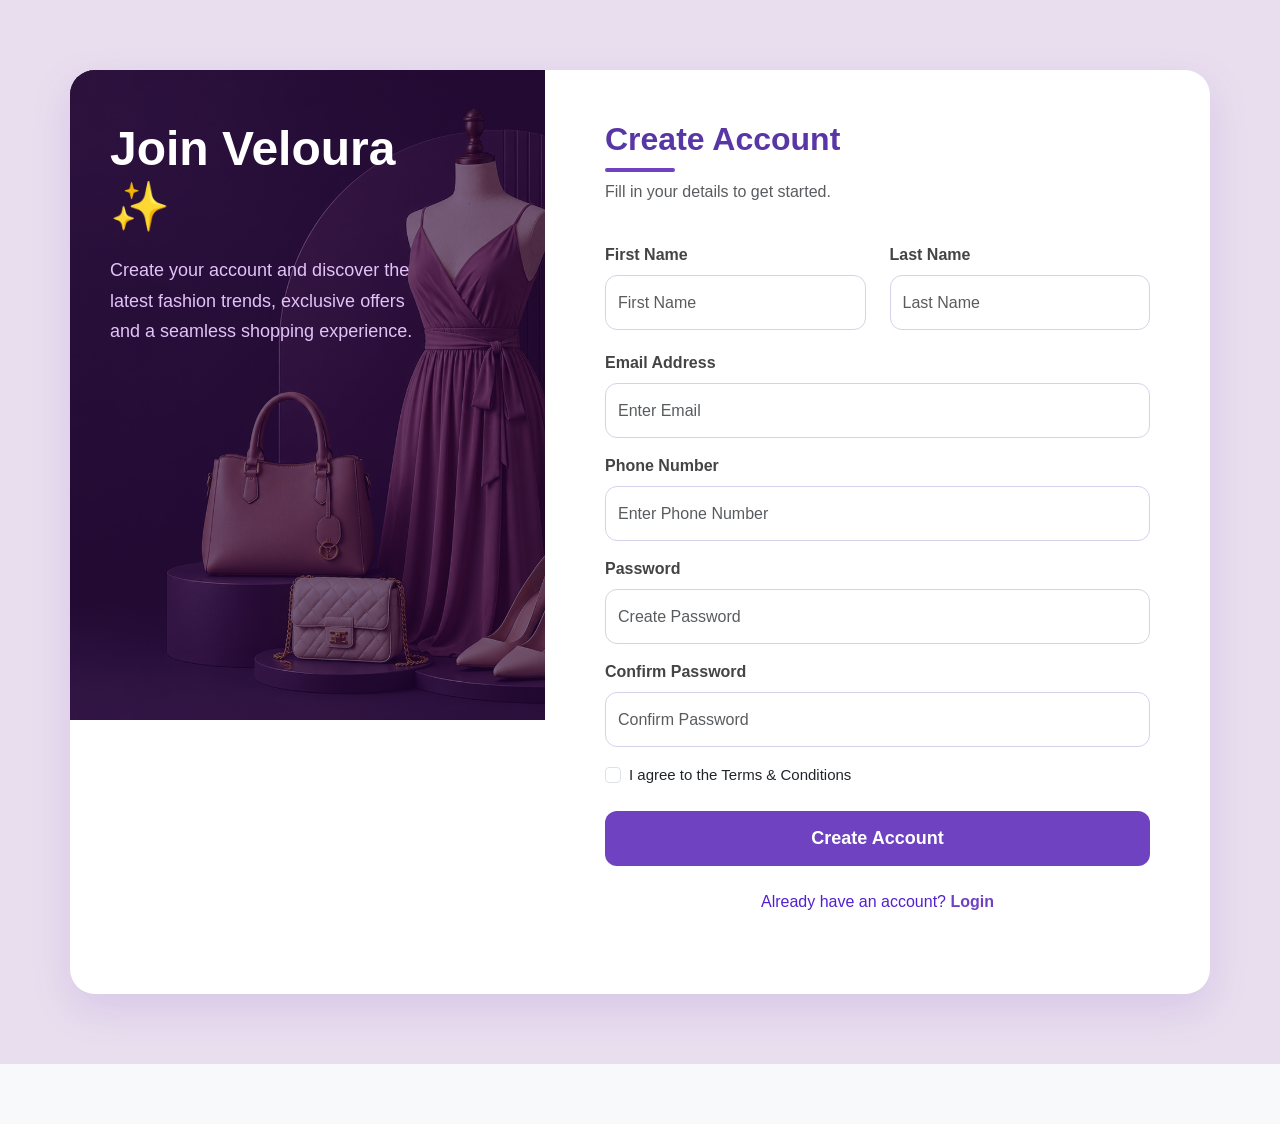
<file: register.html>
<!DOCTYPE html>
<html lang="en">
<head>
<meta charset="UTF-8">
<meta name="viewport" content="width=device-width, initial-scale=1.0">
<title>Register | Veloura</title>
<link rel="stylesheet" href="css/bootstrap.min.css">
<link rel="stylesheet" href="css/style.css">
</head>
<body>
<section class="login-section">
<div class="container">
<div class="row login-box">
<div class="col-lg-5 login-left">
<div class="overlay-content">
<h1>Join Veloura ✨</h1>
<p>
Create your account and discover the latest fashion trends, exclusive offers and a seamless shopping experience.
</p>
</div>
</div>
<div class="col-lg-7 login-right">
<h2 class="fw-bold mb-2">
Create Account
</h2>
<p class="text-muted mb-4">
Fill in your details to get started.
</p>
<form>
<div class="row">
<div class="col-md-6 mb-3">
<label class="form-label">
First Name
</label>
<input
type="text"
class="form-control"
placeholder="First Name">
</div>
<div class="col-md-6 mb-3">
<label class="form-label">
Last Name
</label>
<input
type="text"
class="form-control"
placeholder="Last Name">
</div>
</div>
<div class="mb-3">
<label class="form-label">
Email Address
</label>
<input
type="email"
class="form-control"
placeholder="Enter Email">
</div>
<div class="mb-3">
<label class="form-label">
Phone Number
</label>
<input
type="tel"
class="form-control"
placeholder="Enter Phone Number">
</div>
<div class="mb-3">
<label class="form-label">
Password
</label>
<input
type="password"
class="form-control"
placeholder="Create Password">
</div>
<div class="mb-3">
<label class="form-label">
Confirm Password
</label>
<input
type="password"
class="form-control"
placeholder="Confirm Password">
</div>
<div class="form-check mb-4">
<input
class="form-check-input"
type="checkbox"
id="terms">
<label
class="form-check-label"
for="terms">
I agree to the Terms & Conditions
</label>
</div>
<button class="btn btn-login w-100">
Create Account
</button>
<p class="text-center mt-4">
Already have an account?
<a href="login.html">
Login
</a>
</p>
</form>
</div>
</div>
</div>
</section>
</body>
</html>
</file>
<file: css/style.css>
*{
    margin:0;
    padding:0;
    box-sizing:border-box;
    font-family:Arial, Helvetica, sans-serif;
}
body{
    background:#f8f9fa;
}
.navbar{
    box-shadow:0 2px 8px rgba(0,0,0,0.1);
}
.navbar-brand{
    font-size:28px;
    font-weight:bold;
}
.nav-link{
    font-weight:500;
    color:#333 !important;
    margin-right:15px;
}
.nav-link:hover{
    color:#6f42c1 !important;
}
.input-group input{
    border-radius:8px 0 0 8px;
}
.input-group button{
    border-radius:0 8px 8px 0;
}
section{
    margin-bottom:60px;
}
.card{
    border:none;
    border-radius:15px;
    overflow:hidden;
    box-shadow:0 8px 20px rgba(0,0,0,.08);
    transition:all .3s ease;
}
.card:hover{
    transform:translateY(-8px);
    box-shadow:0 15px 30px rgba(0,0,0,.15);
}
.card img{
    height:300px;
    object-fit:cover;
    transition:.3s;
}
.card:hover img{
    transform:scale(1.05);
}
.card-body{
    text-align:center;
}
.card h5{
    font-weight:bold;
}
.btn-primary{
    background:#6f42c1;
    border:none;
}
.btn-primary:hover{
    background:#5936a5;
}
.btn-warning{
    color:white;
    font-weight:bold;
}
.bg-primary{
    background:#6f42c1 !important;
}
.bg-dark{
    background:#212529 !important;
}
footer{
    margin-top:60px;
}
footer h4{
    margin-bottom:20px;
}
footer a{
    display:block;
    margin-bottom:10px;
}
footer a:hover{
    color:#ffc107 !important;
}
footer p{
    margin-bottom:8px;
}
img{
    max-width:100%;
}
.hero-img{
    border-radius:15px;
}
.category-card img{
    height:220px;
    object-fit:cover;
}
.badge-sale{
    background:#dc3545;
    color:white;
    padding:5px 10px;
    border-radius:20px;
    font-size:12px;
}
.offer-banner{
    background:linear-gradient(90deg,#6f42c1,#8b5cf6);
    color:white;
    border-radius:15px;
}
.feature-brand{
    transition:.3s;
}
.feature-brand:hover{
    background:#6f42c1;
    color:white;
}
@media(max-width:768px){
h1{
    font-size:34px;
}
.card img{
    height:220px;
}
.navbar-nav{
    text-align:center;
}
}
.hero-section{
    padding:80px 0;
    min-height:650px;
    display:flex;
    align-items:center;
}
.hero{
    height:600px;
    background-image:url("../assets/hero.png");
    background-size:cover;
    background-position:center;
    background-repeat:no-repeat;
    display:flex;
    align-items:center;
    border-radius:25px;
    margin-top:40px;
    overflow:hidden;
}
.hero .container{
    position:relative;
    z-index:2;
}
.hero-section{
    position:relative;
}
.hero-content{
    position:absolute;
    top:50%;
    left:80px;
    transform:translateY(-50%);
    max-width:420px;
}
.hero-content h1{
    font-size:70px;
    font-weight:800;
}
.hero-content p{
    font-size:24px;
}
.product-card{
    transition:.3s;
}
.product-card:hover{
    transform:translateY(-10px);
}
.product-price{
    color:#6f42c1;
    font-size:22px;
    font-weight:bold;
}
.old-price{
    color:gray;
    text-decoration:line-through;
    margin-left:10px;
}
.page-item.active .page-link{
    background:#6f42c1;
    border-color:#6f42c1;
}
.page-link{
    color:#6f42c1;
}
.page-link:hover{
    background:#6f42c1;
    color:white;
}
.btn-outline-dark{
    border-radius:10px;
    width:60px;
}
.btn-outline-dark:hover{
    background:#6f42c1;
    color:white;
    border-color:#6f42c1;
}
input[type="number"]{
    border-radius:10px;
}
.text-primary{
    color:#6f42c1 !important;
}
.card img{
    cursor:pointer;
}
.login-section{
    padding:70px 0;
    background:#f6f3fc;
}
.login-box{
background:white;
border-radius:25px;
overflow:hidden;
box-shadow:0 10px 35px rgba(0,0,0,.12);
}
.login-left{
background:#221d35;
color:white;
padding:60px;
display:flex;
flex-direction:column;
justify-content:center;
}
.login-left h1{
font-size:50px;
font-weight:700;
margin-bottom:20px;
}
.login-left p{
color:#e3c2f7;
margin-bottom:40px;
}
.login-left img{
width:260px;
margin:auto;
}
.login-right{
padding:60px;
}
.login-right h2{
color:#5936a5;
font-weight:700;
}
.login-right p{
color:#5220d1;
margin-bottom:30px;
}
.login-right .form-control{
height:55px;
border-radius:12px;
border:1px solid #d8d0eb;
}
.login-right .form-control:focus{
border-color:#d16632;
box-shadow:none;
}
.btn-login{
background:#6f42c1;
color:white;
font-size:20px;
border-radius:12px;
padding:12px;
}
.btn-login:hover{
background:#6f42c1;
color:white;
}
.login-right a{
color:#6f42c1;
font-weight:600;
text-decoration:none;
}
.login-right a:hover{
text-decoration:underline;
}
.login-section{
padding:70px 0;
background:#e9deee;
}
.login-box{
background:white;
border-radius:25px;
overflow:hidden;
box-shadow:0 15px 40px rgba(111,66,193,.15);
}
.login-left{
height:650px;
background-image:url("../assets/login.png");
background-size:cover;
background-position:center;
background-repeat:no-repeat;
position:relative;
}
.login-left::before{
content:"";
position:absolute;
top:0;
left:0;
width:100%;
height:100%;
background:rgba(41, 8, 63, 0.6);
}
.overlay-content{
position:absolute;
top:50px;
left:40px;
z-index:2;
color:white;
max-width:320px;
}
.overlay-content h1{
font-size:48px;
font-weight:700;
margin-bottom:20px;
}
.overlay-content p{
font-size:18px;
line-height:1.7;
}
.login-right{
padding:60px;
display:flex;
justify-content:center;
flex-direction:column;
}
.login-right .form-control{
height:55px;
border-radius:12px;
}
.login-right .form-control:focus{
border-color:#6f42c1;
box-shadow:0 0 10px rgba(111,66,193,.25);
}
.btn-login{
background:#6f42c1;
color:white;
font-size:18px;
font-weight:600;
padding:14px;
border:none;
border-radius:12px;
transition:.3s;
}
.btn-login:hover{
background:#5936a5;
color:white;
transform:translateY(-2px);
}
.login-right a{
color:#6f42c1;
font-weight:600;
text-decoration:none;
}
.login-right a:hover{
color:#5936a5;
text-decoration:underline;
}
.login-right h2::after{
content:"";
display:block;
width:70px;
height:4px;
background:#6f42c1;
margin-top:10px;
border-radius:20px;
}
.login-right{
padding:50px 60px;
}
.login-right form{
margin-top:15px;
}
.form-label{
font-weight:600;
color:#5936a5;
}
.form-check-label{
font-size:15px;
}
.login-right input{
margin-bottom:5px;
}
.checkout-card{
border:none;
border-radius:20px;
box-shadow:0 10px 25px rgba(0,0,0,.08);
}
.checkout-card h4{
color:#6f42c1;
font-weight:bold;
}
.form-label{
font-weight:600;
color:#444;
}
.form-control{
height:50px;
border-radius:10px;
}
.form-control:focus{
border-color:#6f42c1;
box-shadow:0 0 8px rgba(111,66,193,.2);
}
.form-check-input:checked{
background:#6f42c1;
border-color:#6f42c1;
}
.btn-primary{
background:#6f42c1;
border:none;
}
.btn-primary:hover{
background:#5936a5;
}
.text-primary{
color:#6f42c1 !important;
}
.contact-info{
background:#6f42c1;
color:white;
padding:40px;
border-radius:20px;
height:100%;
box-shadow:0 10px 25px rgba(111,66,193,.25);
}
.contact-info h3{
font-weight:bold;
margin-bottom:30px;
}
.contact-info p{
font-size:17px;
line-height:1.8;
}
.contact-form{
background:white;
padding:40px;
border-radius:20px;
box-shadow:0 10px 25px rgba(0,0,0,.08);
}
.contact-form h3{
color:#6f42c1;
font-weight:bold;
}
.contact-form .form-control{
height:50px;
border-radius:10px;
}
.contact-form textarea{
height:auto;
resize:none;
}
.contact-form .form-control:focus{
border-color:#6f42c1;
box-shadow:0 0 8px rgba(111,66,193,.2);
}
.contact-form button{
background:#6f42c1;
border:none;
padding:12px 35px;
border-radius:10px;
}
.contact-form button:hover{
background:#5936a5;
}
</file>
